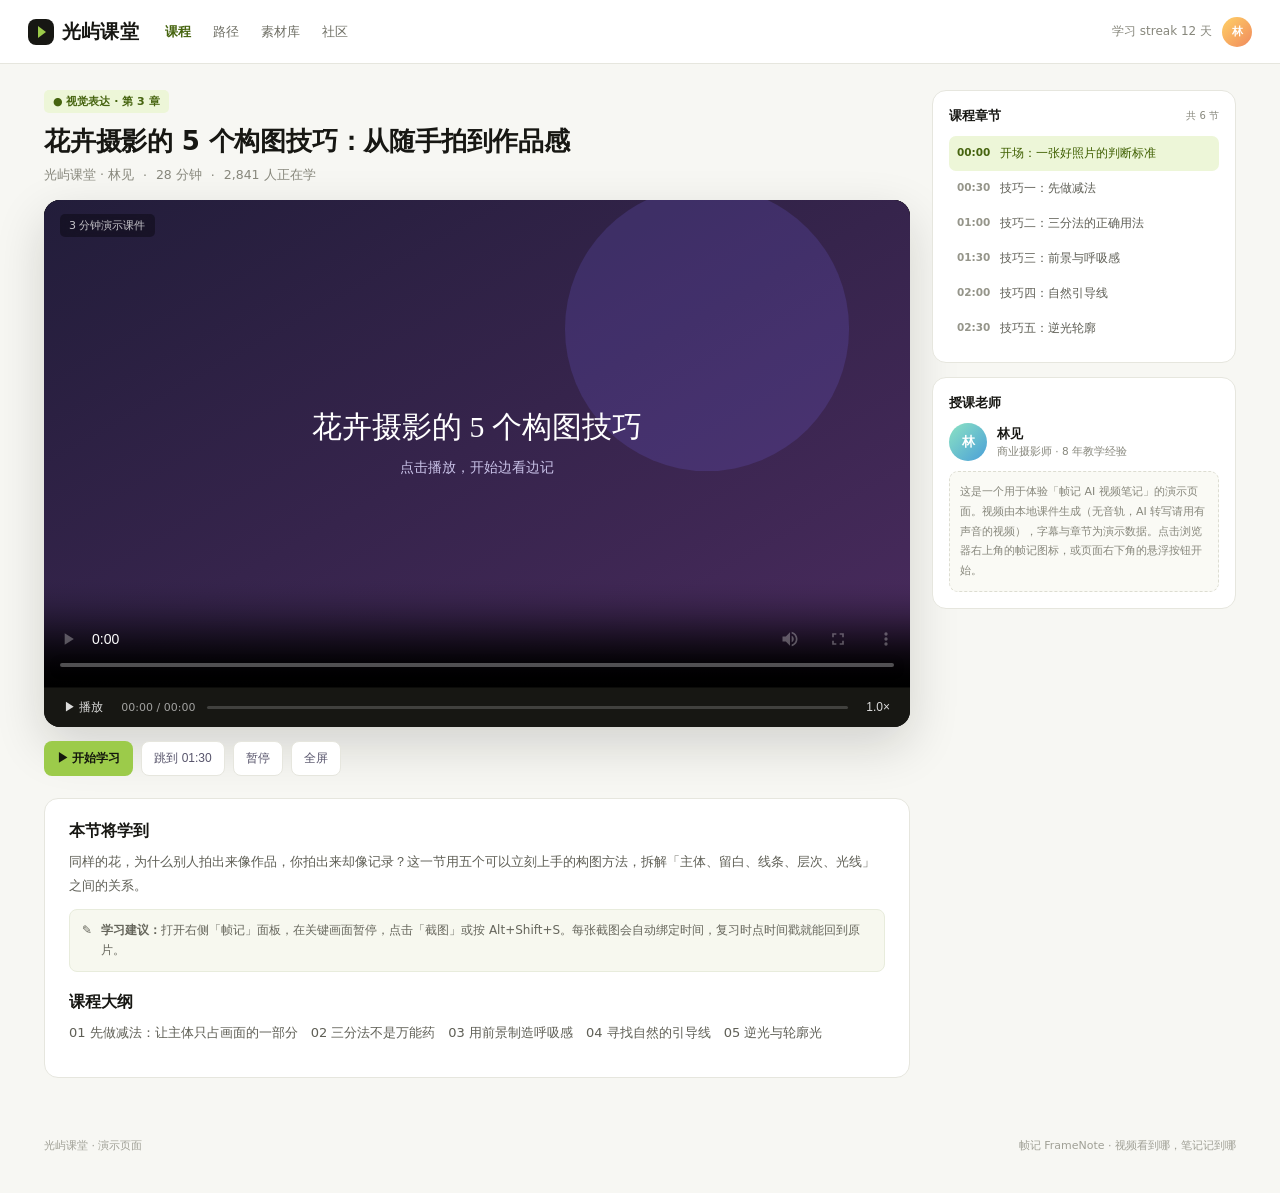
<file: framenote/demo/index.html>
<!doctype html>
<html lang="zh-CN">
<head>
  <meta charset="utf-8" />
  <meta name="viewport" content="width=device-width,initial-scale=1" />
  <title>花卉摄影的 5 个构图技巧 · 帧记演示课</title>
  <meta property="og:title" content="花卉摄影的 5 个构图技巧：从随手拍到作品感" />
  <style>
    :root{--ink:#171713;--muted:#87877c;--line:#e6e6de;--primary:#46640f;--accent:#9ccb4a;--bg:#f7f7f3}
    *{box-sizing:border-box}
    body{margin:0;background:var(--bg);color:var(--ink);font-family:"Segoe UI","Microsoft YaHei","PingFang SC",system-ui,sans-serif}
    a{color:inherit}
    .nav{height:64px;background:#fff;border-bottom:1px solid var(--line);display:flex;align-items:center;padding:0 28px;gap:26px;position:sticky;top:0;z-index:10}
    .nav-logo{font-weight:800;font-size:19px;letter-spacing:.2px;display:flex;align-items:center;gap:8px}
    .nav-logo i{width:26px;height:26px;border-radius:8px;background:#171713;display:block;position:relative}
    .nav-logo i::after{content:"";position:absolute;left:10px;top:7px;border-left:8px solid var(--accent);border-top:6px solid transparent;border-bottom:6px solid transparent}
    .nav-links{display:flex;gap:22px;font-size:13px;color:#6f6f65}
    .nav-links span.active{color:var(--primary);font-weight:600}
    .nav .right{margin-left:auto;display:flex;align-items:center;gap:10px;font-size:12px;color:var(--muted)}
    .avatar{width:30px;height:30px;border-radius:50%;background:linear-gradient(135deg,#ffd166,#f08a5d);display:flex;align-items:center;justify-content:center;color:#fff;font-size:11px;font-weight:700}
    .shell{max-width:1240px;margin:26px auto 60px;padding:0 24px;display:grid;grid-template-columns:minmax(0,1fr) 304px;gap:22px}
    .course-tag{display:inline-flex;align-items:center;gap:6px;background:#edf6d8;color:var(--primary);font-size:11px;font-weight:600;padding:4px 9px;border-radius:5px;margin-bottom:10px}
    h1{font-size:26px;line-height:1.4;margin:0 0 8px;letter-spacing:-.2px}
    .sub{color:var(--muted);font-size:12.5px;margin-bottom:16px;display:flex;align-items:center;gap:9px;flex-wrap:wrap}
    .player-card{background:#11110f;border-radius:16px;overflow:hidden;box-shadow:0 18px 50px rgba(20,20,15,.16)}
    .player{position:relative;aspect-ratio:16/9;background:#0c0c0a}
    video{width:100%;height:100%;display:block;object-fit:contain;background:#0c0c0a}
    .player-note{position:absolute;left:16px;top:14px;color:rgba(255,255,255,.75);font-size:11px;background:rgba(0,0,0,.35);backdrop-filter:blur(8px);padding:4px 9px;border-radius:5px;pointer-events:none}
    .player-caption{position:absolute;left:50%;bottom:52px;transform:translateX(-50%);background:rgba(12,10,20,.72);color:#fff;font-size:13px;padding:6px 14px;border-radius:5px;max-width:84%;text-align:center;pointer-events:none;transition:opacity .2s}
    .player-bar{display:flex;align-items:center;gap:12px;padding:10px 14px;background:#171713;color:#fff}
    .player-bar button{border:0;background:none;color:#fff;font-size:12px;cursor:pointer;opacity:.85}
    .player-bar .time{font-size:11px;color:rgba(255,255,255,.6);font-variant-numeric:tabular-nums}
    .player-bar .track{flex:1;height:3px;background:rgba(255,255,255,.18);border-radius:3px;overflow:hidden}
    .player-bar .track i{display:block;height:100%;width:0;background:var(--accent);border-radius:3px}
    .tools{margin-top:14px;display:flex;gap:8px;flex-wrap:wrap}
    .tools button{border:1px solid var(--line);background:#fff;border-radius:8px;padding:8px 12px;font-size:12px;color:#57546b;cursor:pointer}
    .tools button.primary{background:var(--accent);color:#14170d;border-color:transparent;font-weight:600}
    .content-card{margin-top:22px;background:#fff;border:1px solid var(--line);border-radius:14px;padding:22px 24px}
    .content-card h2{font-size:16px;margin:0 0 8px}
    .content-card p{font-size:13px;line-height:1.9;color:#5f5f56;margin:0 0 10px}
    .content-card .tip{display:flex;gap:9px;padding:10px 12px;border-radius:8px;background:#f7f8ef;border:1px solid #e8ecdc;font-size:12px;color:#66665c;line-height:1.7}
    .side{display:flex;flex-direction:column;gap:14px}
    .side-card{background:#fff;border:1px solid var(--line);border-radius:14px;padding:16px}
    .side-title{font-size:13px;font-weight:700;margin-bottom:11px;display:flex;align-items:center;justify-content:space-between}
    .side-title em{font-style:normal;font-size:10px;color:var(--muted);font-weight:400}
    .chapter{display:flex;gap:10px;padding:9px 8px;border-radius:7px;cursor:pointer;font-size:12px;color:#5f5f56;transition:background .15s}
    .chapter:hover{background:#f7f8ef}
    .chapter.active{background:#edf6d8;color:#3f5f00}
    .chapter b{font-variant-numeric:tabular-nums;font-size:10.5px;color:#95958a;font-weight:600;padding-top:1px}
    .chapter.active b{color:#46640f}
    .profile{display:flex;gap:10px;align-items:center;margin-bottom:10px}
    .profile .av{width:38px;height:38px;border-radius:50%;background:linear-gradient(135deg,#8ce3c3,#4a9fd8);display:flex;align-items:center;justify-content:center;color:#fff;font-weight:700;font-size:13px}
    .profile b{display:block;font-size:12.5px}
    .profile span{display:block;font-size:10.5px;color:var(--muted);margin-top:2px}
    .notice{font-size:11px;line-height:1.8;color:var(--muted);background:#fafaf5;border:1px dashed #dddDD2;border-radius:9px;padding:10px}
    .footer{max-width:1240px;margin:0 auto 40px;padding:0 24px;color:#a0a096;font-size:11px;display:flex;justify-content:space-between;flex-wrap:wrap;gap:8px}
    @media(max-width:980px){.shell{grid-template-columns:1fr}.side{display:grid;grid-template-columns:1fr 1fr}}
    @media(max-width:640px){.nav-links{display:none}.shell{padding:0 12px}.side{grid-template-columns:1fr}h1{font-size:21px}}
  </style>
</head>
<body>
  <nav class="nav">
    <div class="nav-logo"><i></i> 光屿课堂</div>
    <div class="nav-links"><span class="active">课程</span><span>路径</span><span>素材库</span><span>社区</span></div>
    <div class="right"><span>学习 streak 12 天</span><div class="avatar">林</div></div>
  </nav>

  <main class="shell">
    <section>
      <div class="course-tag">● 视觉表达 · 第 3 章</div>
      <h1>花卉摄影的 5 个构图技巧：从随手拍到作品感</h1>
      <div class="sub"><span>光屿课堂 · 林见</span><span>·</span><span>28 分钟</span><span>·</span><span>2,841 人正在学</span></div>

      <div class="player-card">
        <div class="player">
          <video id="courseVideo" controls preload="metadata" playsinline
            poster="data:image/svg+xml,%3Csvg xmlns='http://www.w3.org/2000/svg' width='1280' height='720'%3E%3Cdefs%3E%3ClinearGradient id='g' x1='0' y1='0' x2='1' y2='1'%3E%3Cstop stop-color='%23221d3a'/%3E%3Cstop offset='1' stop-color='%234a2b5e'/%3E%3C/linearGradient%3E%3C/defs%3E%3Crect width='1280' height='720' fill='url(%23g)'/%3E%3Ccircle cx='980' cy='190' r='210' fill='%236f5bd6' opacity='.22'/%3E%3Ctext x='640' y='350' fill='%23ffffff' font-size='44' font-family='Microsoft YaHei' text-anchor='middle'%3E花卉摄影的 5 个构图技巧%3C/text%3E%3Ctext x='640' y='402' fill='%23c9c2e8' font-size='20' font-family='Microsoft YaHei' text-anchor='middle'%3E点击播放，开始边看边记%3C/text%3E%3C/svg%3E">
            <source src="course.mp4" type="video/mp4" />
            <track id="captionTrack" kind="captions" srclang="zh" label="中文讲解" src="captions.vtt" default />
          </video>
          <div class="player-note">3 分钟演示课件</div>
          <div class="player-caption" id="captionText"></div>
        </div>
        <div class="player-bar">
          <button id="playBtn">▶ 播放</button>
          <span class="time" id="timeLabel">00:00 / 00:00</span>
          <div class="track"><i id="trackFill"></i></div>
          <button id="speedBtn">1.0×</button>
        </div>
      </div>

      <div class="tools">
        <button class="primary" onclick="document.getElementById('courseVideo').play()">▶ 开始学习</button>
        <button onclick="document.getElementById('courseVideo').currentTime=90">跳到 01:30</button>
        <button onclick="document.getElementById('courseVideo').pause()">暂停</button>
        <button onclick="document.getElementById('courseVideo').requestFullscreen()">全屏</button>
      </div>

      <article class="content-card">
        <h2>本节将学到</h2>
        <p>同样的花，为什么别人拍出来像作品，你拍出来却像记录？这一节用五个可以立刻上手的构图方法，拆解「主体、留白、线条、层次、光线」之间的关系。</p>
        <div class="tip"><span>✎</span><span><b>学习建议：</b>打开右侧「帧记」面板，在关键画面暂停，点击「截图」或按 Alt+Shift+S。每张截图会自动绑定时间，复习时点时间戳就能回到原片。</span></div>
        <h2 style="margin-top:20px">课程大纲</h2>
        <p>01 先做减法：让主体只占画面的一部分　02 三分法不是万能药　03 用前景制造呼吸感　04 寻找自然的引导线　05 逆光与轮廓光</p>
      </article>
    </section>

    <aside class="side">
      <div class="side-card">
        <div class="side-title">课程章节 <em>共 6 节</em></div>
        <div id="chapters">
          <div class="chapter active" data-t="0"><b>00:00</b><span>开场：一张好照片的判断标准</span></div>
          <div class="chapter" data-t="30"><b>00:30</b><span>技巧一：先做减法</span></div>
          <div class="chapter" data-t="60"><b>01:00</b><span>技巧二：三分法的正确用法</span></div>
          <div class="chapter" data-t="90"><b>01:30</b><span>技巧三：前景与呼吸感</span></div>
          <div class="chapter" data-t="120"><b>02:00</b><span>技巧四：自然引导线</span></div>
          <div class="chapter" data-t="150"><b>02:30</b><span>技巧五：逆光轮廓</span></div>
        </div>
      </div>
      <div class="side-card">
        <div class="side-title">授课老师</div>
        <div class="profile"><div class="av">林</div><div><b>林见</b><span>商业摄影师 · 8 年教学经验</span></div></div>
        <div class="notice">这是一个用于体验「帧记 AI 视频笔记」的演示页面。视频由本地课件生成（无音轨，AI 转写请用有声音的视频），字幕与章节为演示数据。点击浏览器右上角的帧记图标，或页面右下角的悬浮按钮开始。</div>
      </div>
    </aside>
  </main>

  <footer class="footer"><span>光屿课堂 · 演示页面</span><span>帧记 FrameNote · 视频看到哪，笔记记到哪</span></footer>

  <script>
    const video = document.getElementById('courseVideo');
    const playBtn = document.getElementById('playBtn');
    const timeLabel = document.getElementById('timeLabel');
    const trackFill = document.getElementById('trackFill');
    const speedBtn = document.getElementById('speedBtn');
    const captionText = document.getElementById('captionText');

    function fmt(t){t=Number(t)||0;const m=Math.floor(t/60),s=Math.floor(t%60);return String(m).padStart(2,'0')+':'+String(s).padStart(2,'0')}
    function syncUI(){
      timeLabel.textContent = fmt(video.currentTime) + ' / ' + fmt(Number.isFinite(video.duration)?video.duration:0);
      trackFill.style.width = (Number.isFinite(video.duration)&&video.duration ? Math.min(100,video.currentTime/video.duration*100) : 0) + '%';
      playBtn.textContent = video.paused ? '▶ 播放' : '❚❚ 暂停';
      document.querySelectorAll('.chapter').forEach(el=>{
        const t=Number(el.dataset.t); const next=el.nextElementSibling?Number(el.nextElementSibling.dataset.t):Infinity;
        el.classList.toggle('active', video.currentTime>=t && video.currentTime<next);
      });
    }
    video.addEventListener('timeupdate', syncUI);
    video.addEventListener('play', syncUI);
    video.addEventListener('pause', syncUI);
    video.addEventListener('loadedmetadata', syncUI);
    playBtn.addEventListener('click', ()=> video.paused ? video.play() : video.pause());
    speedBtn.addEventListener('click', ()=>{ const speeds=[1,1.25,1.5,2]; video.playbackRate=speeds[(speeds.indexOf(video.playbackRate)+1)%speeds.length]; speedBtn.textContent=video.playbackRate.toFixed(2).replace(/0$/,'')+'×'; });
    document.querySelectorAll('.chapter').forEach(el=>el.addEventListener('click', ()=>{ video.currentTime=Number(el.dataset.t); video.play(); }));
    const track = video.textTracks[0];
    function showCue(){
      if(!track || !track.activeCues || !track.activeCues.length){ captionText.style.opacity = '0'; return; }
      captionText.style.opacity = '1';
      captionText.textContent = track.activeCues[0].text;
    }
    if (track) { track.mode='hidden'; track.addEventListener('cuechange', showCue); }
    setInterval(showCue, 350);
    syncUI();
  </script>
</body>
</html>
</file>
